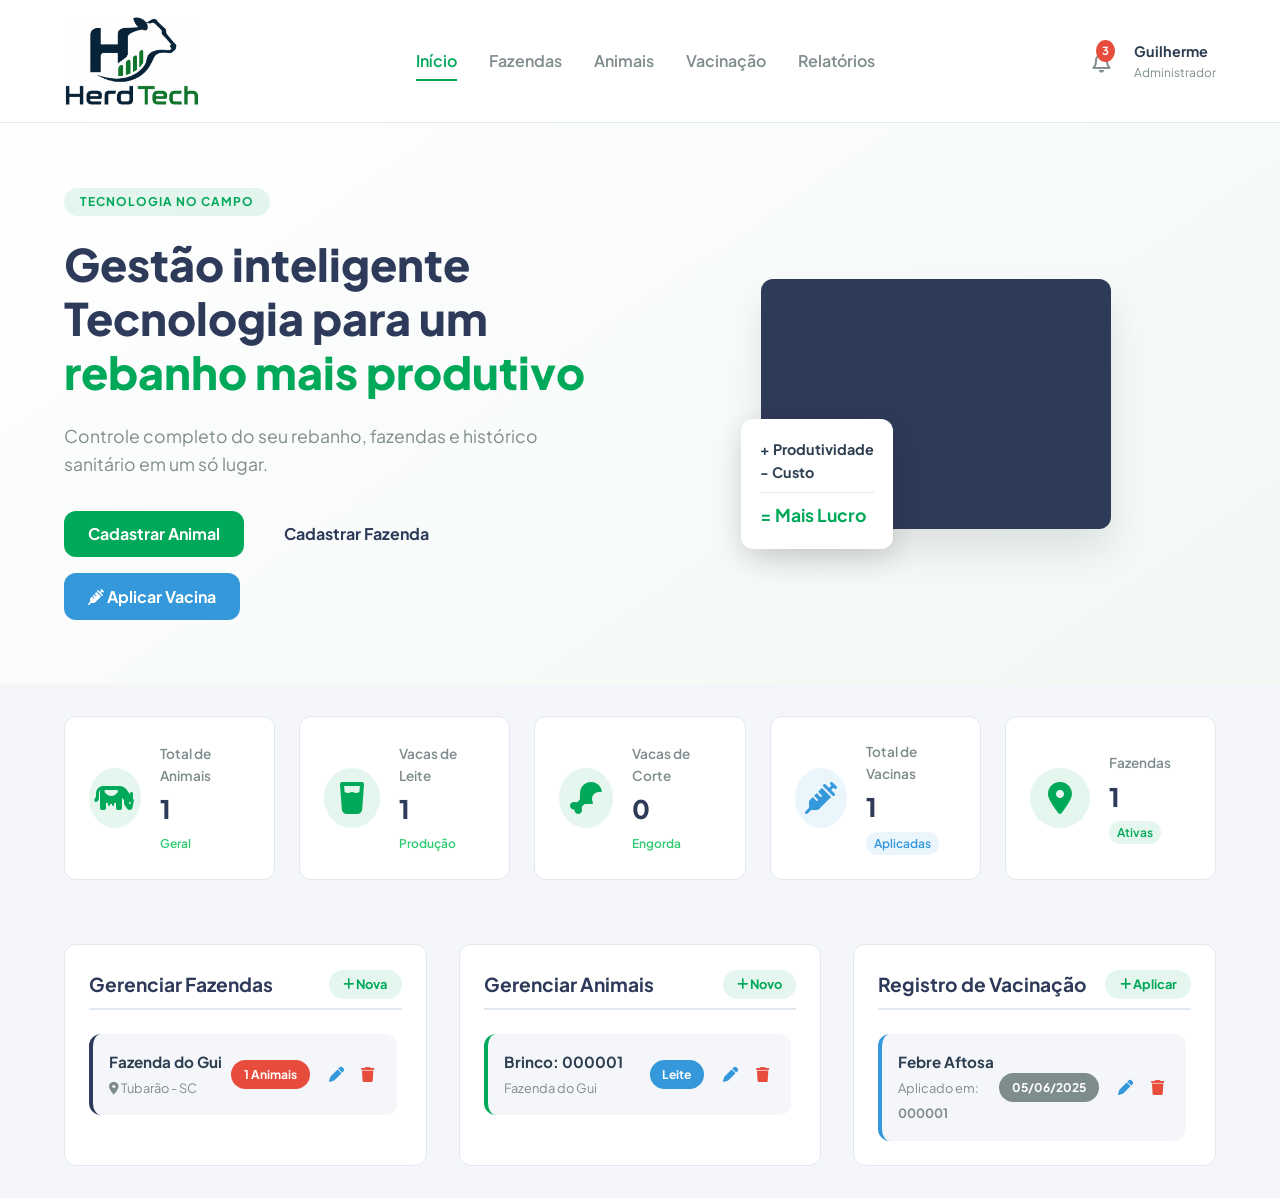
<file: HerdTech/Front/index.html>
<!DOCTYPE html> 
<html lang="pt-BR">
    <head>
        <meta charset="UTF-8">
        <meta name="viewport" content="width=device-width, initial-scale=1.0">
        <title>HerdTech - Gestão Inteligente de Rebanho</title>
        <link rel="stylesheet" href="https://fonts.googleapis.com/css2?family=Plus+Jakarta+Sans:wght@400;500;600;700;800&display=swap">
        <link rel="stylesheet" href="https://cdnjs.cloudflare.com/ajax/libs/font-awesome/6.4.0/css/all.min.css">
        <link rel="stylesheet" href="style.css">
    </head>
    <body>
        <header class="navbar">
            <img src="Logo.png" alt="LogoHerdTech">
            <nav>
                <ul class="nav-links">
                    <li><a href="#" class="active" data-tab="inicio">Início</a></li>
                    <li><a href="#" data-tab="fazendas">Fazendas</a></li>
                    <li><a href="#" data-tab="animais">Animais</a></li>
                    <li><a href="#" data-tab="vacinas">Vacinação</a></li>
                    <li><a href="#" data-tab="relatorios">Relatórios</a></li>
                </ul>
            </nav>
            <div class="user-profile">
                <div class="notification-icon">
                    <i class="fa-regular fa-bell"></i>
                    <span class="badge">3</span>
                </div>
                <div class="user-meta">
                    <strong>Guilherme</strong>
                    <span class="role">Administrador</span>
                </div>
            </div>
        </header>
        <!-- Visível apenas na aba Início -->
        <section class="hero" data-show="inicio">
            <div class="hero-text">
                <span class="tag">TECNOLOGIA NO CAMPO</span>
                <h1>Gestão inteligente <br> Tecnologia para um <br> <span>rebanho mais produtivo</span></h1>
                <p>Controle completo do seu rebanho, fazendas e histórico sanitário em um só lugar.</p>
                <div class="hero-buttons">
                    <button class="btn btn-primary" id="btn-add-animal">Cadastrar Animal</button>
                    <button class="btn btn-secondary" id="btn-add-fazenda">Cadastrar Fazenda</button>
                    <button class="btn btn-vaccine" id="btn-add-vacina"><i class="fa-solid fa-syringe"></i> Aplicar Vacina</button>
                </div>
            </div>
            <div class="hero-graphics">
                <div class="bull-container">
                    <div class="lucro-badge">
                        <div>+ Produtividade</div>
                        <div>- Custo</div>
                        <div class="divider"></div>
                        <div class="lucro-total">= Mais Lucro</div>
                    </div>
                </div>
            </div>
        </section>
        <!-- Visível apenas na aba Início -->
        <section class="metrics-section" data-show="inicio">
            <div class="kpi-card">
                <div class="kpi-icon"><i class="fa-solid fa-cow"></i></div>
                <div class="kpi-info">
                    <span class="kpi-label">Total de Animais</span>
                    <span class="kpi-value" id="kpi-total-animais">0</span>
                    <span class="kpi-sub">Geral</span>
                </div>
            </div>
            <div class="kpi-card">
                <div class="kpi-icon"><i class="fa-solid fa-glass-water"></i></div>
                <div class="kpi-info">
                    <span class="kpi-label">Vacas de Leite</span>
                    <span class="kpi-value" id="kpi-vacas-leite">0</span>
                    <span class="kpi-sub">Produção</span>
                </div>
            </div>
            <div class="kpi-card">
                <div class="kpi-icon"><i class="fa-solid fa-drumstick-bite"></i></div>
                <div class="kpi-info">
                    <span class="kpi-label">Vacas de Corte</span>
                    <span class="kpi-value" id="kpi-vacas-corte">0</span>
                    <span class="kpi-sub">Engorda</span>
                </div>
            </div>
            <div class="kpi-card">
                <div class="kpi-icon" style="color: var(--status-breve); background-color: rgba(52, 152, 219, 0.1);"><i class="fa-solid fa-syringe"></i></div>
                <div class="kpi-info">
                    <span class="kpi-label">Total de Vacinas</span>
                    <span class="kpi-value" id="kpi-total-vacinas">0</span>
                    <span class="kpi-sub highlight" style="background-color: rgba(52, 152, 219, 0.1); color: var(--status-breve);">Aplicadas</span>
                </div>
            </div>
            <div class="kpi-card">
                <div class="kpi-icon"><i class="fa-solid fa-location-dot"></i></div>
                <div class="kpi-info">
                    <span class="kpi-label">Fazendas</span>
                    <span class="kpi-value" id="kpi-total-fazendas">0</span>
                    <span class="kpi-sub highlight">Ativas</span>
                </div>
            </div>
        </section>
        <!-- Painéis: cada um declara em quais abas aparece via data-show -->
        <section class="content-dashboard triple-grid" id="dashboard">
            <div class="panel" data-show="inicio fazendas">
                <div class="panel-header">
                    <h3>Gerenciar Fazendas</h3>
                    <button class="btn-add-mini" data-add="fazenda"><i class="fa-solid fa-plus"></i> Nova</button>
                </div>
                <div class="activity-list" id="lista-fazendas-completas"></div>
            </div>
            <div class="panel" data-show="inicio animais">
                <div class="panel-header">
                    <h3>Gerenciar Animais</h3>
                    <button class="btn-add-mini" data-add="animal"><i class="fa-solid fa-plus"></i> Novo</button>
                </div>
                <div class="activity-list" id="lista-animais-recente"></div>
            </div>
            <div class="panel highlight-panel" data-show="inicio vacinas">
                <div class="panel-header">
                    <h3>Registro de Vacinação</h3>
                    <button class="btn-add-mini" data-add="vacina"><i class="fa-solid fa-plus"></i> Aplicar</button>
                </div>
                <div class="activity-list" id="lista-vacinas-completas"></div>
            </div>
            <!-- Aba Relatórios -->
            <div class="panel" data-show="relatorios">
                <h3>Animais por Fazenda</h3>
                <div class="activity-list" id="relatorio-fazendas"></div>
            </div>
            <div class="panel" data-show="relatorios">
                <h3>Situação Sanitária</h3>
                <div class="activity-list" id="relatorio-sanitario"></div>
            </div>
            <div class="panel" data-show="relatorios">
                <h3>Composição do Rebanho</h3>
                <div class="activity-list" id="relatorio-composicao"></div>
            </div>
        </section>
        <div class="modal" id="modal-animal">
            <div class="modal-content">
                <h3 id="modal-animal-titulo">Novo Animal</h3>
                <form id="form-animal">
                    <input type="hidden" id="edit-animal-id">
                    <div class="form-group">
                        <label>Identificação / Brinco</label>
                        <input type="text" id="animal-brinco" required placeholder="Ex: BR-4502">
                    </div>
                    <div class="form-group">
                        <label>Tipo de Aptidão</label>
                        <select id="animal-tipo" required>
                            <option value="Leite">Vaca de Leite</option>
                            <option value="Corte">Vaca de Corte</option>
                        </select>
                    </div>
                    <div class="form-group">
                        <label>Fazenda Alocada</label>
                        <select id="animal-fazenda" required></select>
                    </div>
                    <div class="modal-buttons">
                        <button type="button" class="btn btn-cancel" id="btn-fechar-animal">Cancelar</button>
                        <button type="submit" class="btn btn-primary">Salvar</button>
                    </div>
                </form>
            </div>
        </div>
        <div class="modal" id="modal-fazenda">
            <div class="modal-content">
                <h3 id="modal-fazenda-titulo">Nova Fazenda</h3>
                <form id="form-fazenda">
                    <input type="hidden" id="edit-fazenda-id">
                    <div class="form-group">
                        <label>Nome da Fazenda</label>
                        <input type="text" id="fazenda-nome" required placeholder="Ex: Fazenda Boa Vista">
                    </div>
                    <div class="form-group">
                        <label>Localização / Cidade</label>
                        <input type="text" id="fazenda-local" required placeholder="Ex: Uberaba - MG">
                    </div>
                    <div class="modal-buttons">
                        <button type="button" class="btn btn-cancel" id="btn-fechar-fazenda">Cancelar</button>
                        <button type="submit" class="btn btn-primary">Salvar</button>
                    </div>
                </form>
            </div>
        </div>
        <div class="modal" id="modal-vacina">
            <div class="modal-content">
                <h3 id="modal-vacina-titulo">Registrar Aplicação de Vacina</h3>
                <form id="form-vacina">
                    <input type="hidden" id="edit-vacina-id">
                    <div class="form-group">
                        <label>Nome da Vacina / Medicamento</label>
                        <input type="text" id="vacina-nome" required placeholder="Ex: Febre Aftosa, Brucelose">
                    </div>
                    <div class="form-group">
                        <label>Animal Aplicado (Brinco)</label>
                        <select id="vacina-animal" required></select>
                    </div>
                    <div class="form-group">
                        <label>Data de Aplicação</label>
                        <input type="date" id="vacina-data" required>
                    </div>
                    <div class="modal-buttons">
                        <button type="button" class="btn btn-cancel" id="btn-fechar-vacina">Cancelar</button>
                        <button type="submit" class="btn btn-primary">Registrar</button>
                    </div>
                </form>
            </div>
        </div>
        <script src="script.js"></script>
    </body>
</html>
</file>
<file: HerdTech/Front/style.css>
/* ==========================================================================
   1. CONFIGURAÇÕES GERAIS & VARIÁVEIS
   ========================================================================== */
:root {
    --primary: #00A859;
    --primary-hover: #008744;
    --secondary: #2E3A59;
    --bg-body: #F4F6F9;
    --bg-card: #FFFFFF;
    --text-main: #2C3E50;
    --text-muted: #7F8C8D;
    --border-color: #E2E8F0;

    /* Cores de Status */
    --status-hoje: #E74C3C;
    --status-amanha: #F39C12;
    --status-breve: #3498DB;

    --radius: 12px;
    --transition: all 0.3s ease;
}

* {
    margin: 0;
    padding: 0;
    box-sizing: border-box;
}

body {
    font-family: 'Plus Jakarta Sans', sans-serif;
    background-color: var(--bg-body);
    color: var(--text-main);
    line-height: 1.6;
}

a {
    text-decoration: none;
    color: inherit;
}

ul {
    list-style: none;
}

/* ==========================================================================
   SISTEMA DE ABAS
   ========================================================================== */
.tab-hidden {
    display: none !important;
}

/* Quando uma aba de gestão está ativa, o painel único ocupa a largura toda */
.content-dashboard.single-view {
    grid-template-columns: 1fr;
}

/* ==========================================================================
   2. CABEÇALHO / NAVBAR
   ========================================================================== */
.navbar {
    display: flex;
    justify-content: space-between;
    align-items: center;
    background-color: var(--bg-card);
    padding: 1rem 5%;
    border-bottom: 1px solid var(--border-color);
    position: sticky;
    top: 0;
    z-index: 100;
}

img {
    width: 135px;
}

.nav-links {
    display: flex;
    gap: 2rem;
}

.nav-links a {
    font-weight: 600;
    color: var(--text-muted);
    transition: var(--transition);
    padding: 0.5rem 0;
    border-bottom: 2px solid transparent; /* evita "pulo" ao ativar a aba */
    cursor: pointer;
}

.nav-links a:hover,
.nav-links a.active {
    color: var(--primary);
    border-bottom: 2px solid var(--primary);
}

.user-profile {
    display: flex;
    align-items: center;
    gap: 1.5rem;
}

.notification-icon {
    position: relative;
    font-size: 1.3rem;
    color: var(--text-muted);
    cursor: pointer;
}

.notification-icon .badge {
    position: absolute;
    top: -5px;
    right: -5px;
    background-color: var(--status-hoje);
    color: white;
    font-size: 0.7rem;
    font-weight: 700;
    padding: 2px 6px;
    border-radius: 50%;
}

.user-meta {
    display: flex;
    flex-direction: column;
    font-size: 0.9rem;
}

.user-meta .role {
    font-size: 0.75rem;
    color: var(--text-muted);
}

/* ==========================================================================
   3. HERO SECTION
   ========================================================================== */
.hero {
    display: grid;
    grid-template-columns: 1fr 1fr;
    gap: 2rem;
    padding: 4rem 5%;
    align-items: center;
    background: linear-gradient(145deg, #ffffff, #f1f8f4);
}

.hero-text .tag {
    background-color: rgba(0, 168, 89, 0.1);
    color: var(--primary);
    padding: 0.4rem 1rem;
    border-radius: 50px;
    font-size: 0.75rem;
    font-weight: 700;
    letter-spacing: 1px;
}

.hero-text h1 {
    font-size: 2.8rem;
    font-weight: 800;
    color: var(--secondary);
    line-height: 1.2;
    margin: 1.5rem 0;
}

.hero-text h1 span {
    color: var(--primary);
}

.hero-text p {
    color: var(--text-muted);
    font-size: 1.1rem;
    margin-bottom: 2rem;
    max-width: 500px;
}

.hero-buttons {
    display: flex;
    flex-wrap: wrap;
    gap: 1rem;
}

.hero-buttons button.btn {
    border: none;
    cursor: pointer;
    font-family: inherit;
    font-size: 1rem;
}

.btn {
    padding: 0.8rem 1.5rem;
    border-radius: var(--radius);
    font-weight: 700;
    transition: var(--transition);
}

.btn-primary {
    background-color: var(--primary);
    color: white;
}

.btn-primary:hover {
    background-color: var(--primary-hover);
}

.btn-secondary {
    background-color: transparent;
    color: var(--secondary);
    border: 2px solid var(--border-color);
}

.btn-secondary:hover {
    background-color: var(--border-color);
}

.btn-vaccine {
    background-color: var(--status-breve);
    color: white;
}
.btn-vaccine:hover {
    background-color: #2980B9;
}

.hero-graphics {
    display: flex;
    justify-content: center;
    position: relative;
}

.bull-container {
    width: 350px;
    height: 250px;
    background: var(--secondary) url('https://images.unsplash.com/photo-1570042225831-d98fa7577f1e?auto=format&fit=crop&w=500&q=80') center/cover;
    border-radius: var(--radius);
    position: relative;
    box-shadow: 0 20px 40px rgba(0,0,0,0.1);
}

.lucro-badge {
    position: absolute;
    bottom: -20px;
    left: -20px;
    background-color: var(--bg-card);
    padding: 1.2rem;
    border-radius: var(--radius);
    box-shadow: 0 10px 30px rgba(0,0,0,0.15);
    font-weight: 700;
    font-size: 0.9rem;
}

.lucro-badge .divider {
    height: 1px;
    background-color: var(--border-color);
    margin: 0.5rem 0;
}

.lucro-badge .lucro-total {
    color: var(--primary);
    font-size: 1.1rem;
}

/* ==========================================================================
   4. METRICS / KPI SECTION
   ========================================================================== */
.metrics-section {
    display: grid;
    grid-template-columns: repeat(auto-fit, minmax(200px, 1fr));
    gap: 1.5rem;
    padding: 2rem 5%;
}

.kpi-card {
    background-color: var(--bg-card);
    padding: 1.5rem;
    border-radius: var(--radius);
    display: flex;
    align-items: center;
    gap: 1.2rem;
    border: 1px solid var(--border-color);
    transition: var(--transition);
}

.kpi-card:hover {
    transform: translateY(-5px);
    box-shadow: 0 10px 20px rgba(0,0,0,0.05);
}

.kpi-icon {
    font-size: 2rem;
    color: var(--primary);
    background-color: rgba(0, 168, 89, 0.1);
    width: 60px;
    height: 60px;
    display: flex;
    align-items: center;
    justify-content: center;
    border-radius: 50%;
}

.kpi-info {
    display: flex;
    flex-direction: column;
}

.kpi-label {
    font-size: 0.85rem;
    color: var(--text-muted);
    font-weight: 600;
}

.kpi-value {
    font-size: 1.6rem;
    font-weight: 800;
    color: var(--secondary);
    margin: 0.2rem 0;
}

.kpi-sub {
    font-size: 0.75rem;
    color: #2ECC71;
    font-weight: 600;
}

.kpi-sub.highlight {
    color: var(--primary);
    background-color: rgba(0, 168, 89, 0.1);
    padding: 2px 8px;
    border-radius: 50px;
    width: max-content;
}

/* ==========================================================================
   5. DASHBOARD LAYOUT (Estrutura de 3 colunas para gerenciamento)
   ========================================================================== */
.content-dashboard {
    display: grid;
    grid-template-columns: repeat(auto-fit, minmax(300px, 1fr));
    gap: 2rem;
    padding: 2rem 5%;
}

.panel {
    background-color: var(--bg-card);
    padding: 1.5rem;
    border-radius: var(--radius);
    border: 1px solid var(--border-color);
}

.panel h3 {
    font-size: 1.2rem;
    color: var(--secondary);
    margin-bottom: 1.5rem;
    border-bottom: 2px solid var(--border-color);
    padding-bottom: 0.5rem;
}

/* Cabeçalho do painel com botão de adicionar */
.panel-header {
    display: flex;
    justify-content: space-between;
    align-items: center;
    border-bottom: 2px solid var(--border-color);
    padding-bottom: 0.5rem;
    margin-bottom: 1.5rem;
}

.panel-header h3 {
    border-bottom: none;
    padding-bottom: 0;
    margin-bottom: 0;
}

.btn-add-mini {
    background-color: rgba(0, 168, 89, 0.1);
    color: var(--primary);
    border: none;
    cursor: pointer;
    font-family: inherit;
    font-weight: 700;
    font-size: 0.8rem;
    padding: 0.4rem 0.9rem;
    border-radius: 50px;
    transition: var(--transition);
}

.btn-add-mini:hover {
    background-color: var(--primary);
    color: white;
}

.activity-list {
    display: flex;
    flex-direction: column;
    gap: 1rem;
    max-height: 450px;
    overflow-y: auto;
    padding-right: 5px;
}

/* Nas abas de gestão individual, a lista pode crescer mais */
.single-view .activity-list {
    max-height: none;
}

.activity-item {
    display: flex;
    justify-content: space-between;
    align-items: center;
    padding: 1rem;
    background-color: var(--bg-body);
    border-radius: var(--radius);
}

.activity-title {
    font-weight: 700;
    font-size: 0.95rem;
}

.activity-date {
    font-size: 0.8rem;
    color: var(--text-muted);
}

.item-right {
    display: flex;
    align-items: center;
    gap: 0.8rem;
}

.status-badge {
    padding: 0.3rem 0.8rem;
    border-radius: 50px;
    font-size: 0.75rem;
    font-weight: 700;
    color: white;
    white-space: nowrap;
}

.status-badge.hoje { background-color: var(--status-hoje); }
.status-badge.amanha { background-color: var(--status-amanha); }
.status-badge.em-breve { background-color: var(--status-breve); }

/* Botoes de Ação (Editar e Excluir) */
.action-buttons {
    display: flex;
    gap: 0.3rem;
}

.btn-action {
    background: none;
    border: none;
    cursor: pointer;
    font-size: 0.95rem;
    padding: 0.4rem;
    border-radius: 6px;
    transition: all 0.2s;
}

.btn-edit { color: #3498DB; }
.btn-edit:hover { background-color: rgba(52, 152, 219, 0.1); }
.btn-delete { color: #E74C3C; }
.btn-delete:hover { background-color: rgba(231, 76, 60, 0.1); }

/* ==========================================================================
   6. MODAIS DE INTERFACE
   ========================================================================== */
.modal {
    display: none;
    position: fixed;
    top: 0; left: 0; width: 100%; height: 100%;
    background: rgba(0, 0, 0, 0.6);
    z-index: 2000;
    justify-content: center;
    align-items: center;
}

.modal-content {
    background: white;
    padding: 2.5rem;
    border-radius: 12px;
    width: 90%;
    max-width: 450px;
    box-shadow: 0 20px 40px rgba(0,0,0,0.3);
}

.modal-content h3 {
    margin-bottom: 1.5rem;
    color: #2E3A59;
    font-weight: 700;
}

.form-group {
    margin-bottom: 1.2rem;
    display: flex;
    flex-direction: column;
    gap: 0.5rem;
    text-align: left;
}

.form-group label {
    font-size: 0.85rem;
    font-weight: 700;
    color: #2C3E50;
}

.form-group input, .form-group select {
    padding: 0.75rem;
    border: 1px solid #E2E8F0;
    border-radius: 8px;
    font-family: inherit;
    font-size: 0.95rem;
    background-color: #F8FAFC;
    color: #2C3E50;
}

.form-group input:focus, .form-group select:focus {
    outline: 2px solid #00A859;
    background-color: #fff;
}

.modal-buttons {
    display: flex;
    gap: 1rem;
    margin-top: 2rem;
}

.modal-buttons .btn {
    cursor: pointer;
    border: none;
    padding: 0.8rem 1.2rem;
    flex: 1;
    border-radius: 8px;
    font-weight: 700;
}

.btn-cancel {
    background: #E2E8F0;
    color: #2C3E50;
}

.btn-cancel:hover {
    background: #CBD5E1;
}

/* ==========================================================================
   7. RESPONSIVIDADE
   ========================================================================== */
@media (max-width: 968px) {
    .navbar {
        flex-direction: column;
        gap: 1rem;
    }

    .nav-links {
        gap: 1rem;
        flex-wrap: wrap;
        justify-content: center;
    }

    .hero {
        grid-template-columns: 1fr;
        text-align: center;
        padding: 2rem 5%;
    }

    .hero-text p {
        margin: 1rem auto 2rem auto;
    }

    .hero-buttons {
        justify-content: center;
    }

    .hero-graphics {
        display: none;
    }
}
</file>
